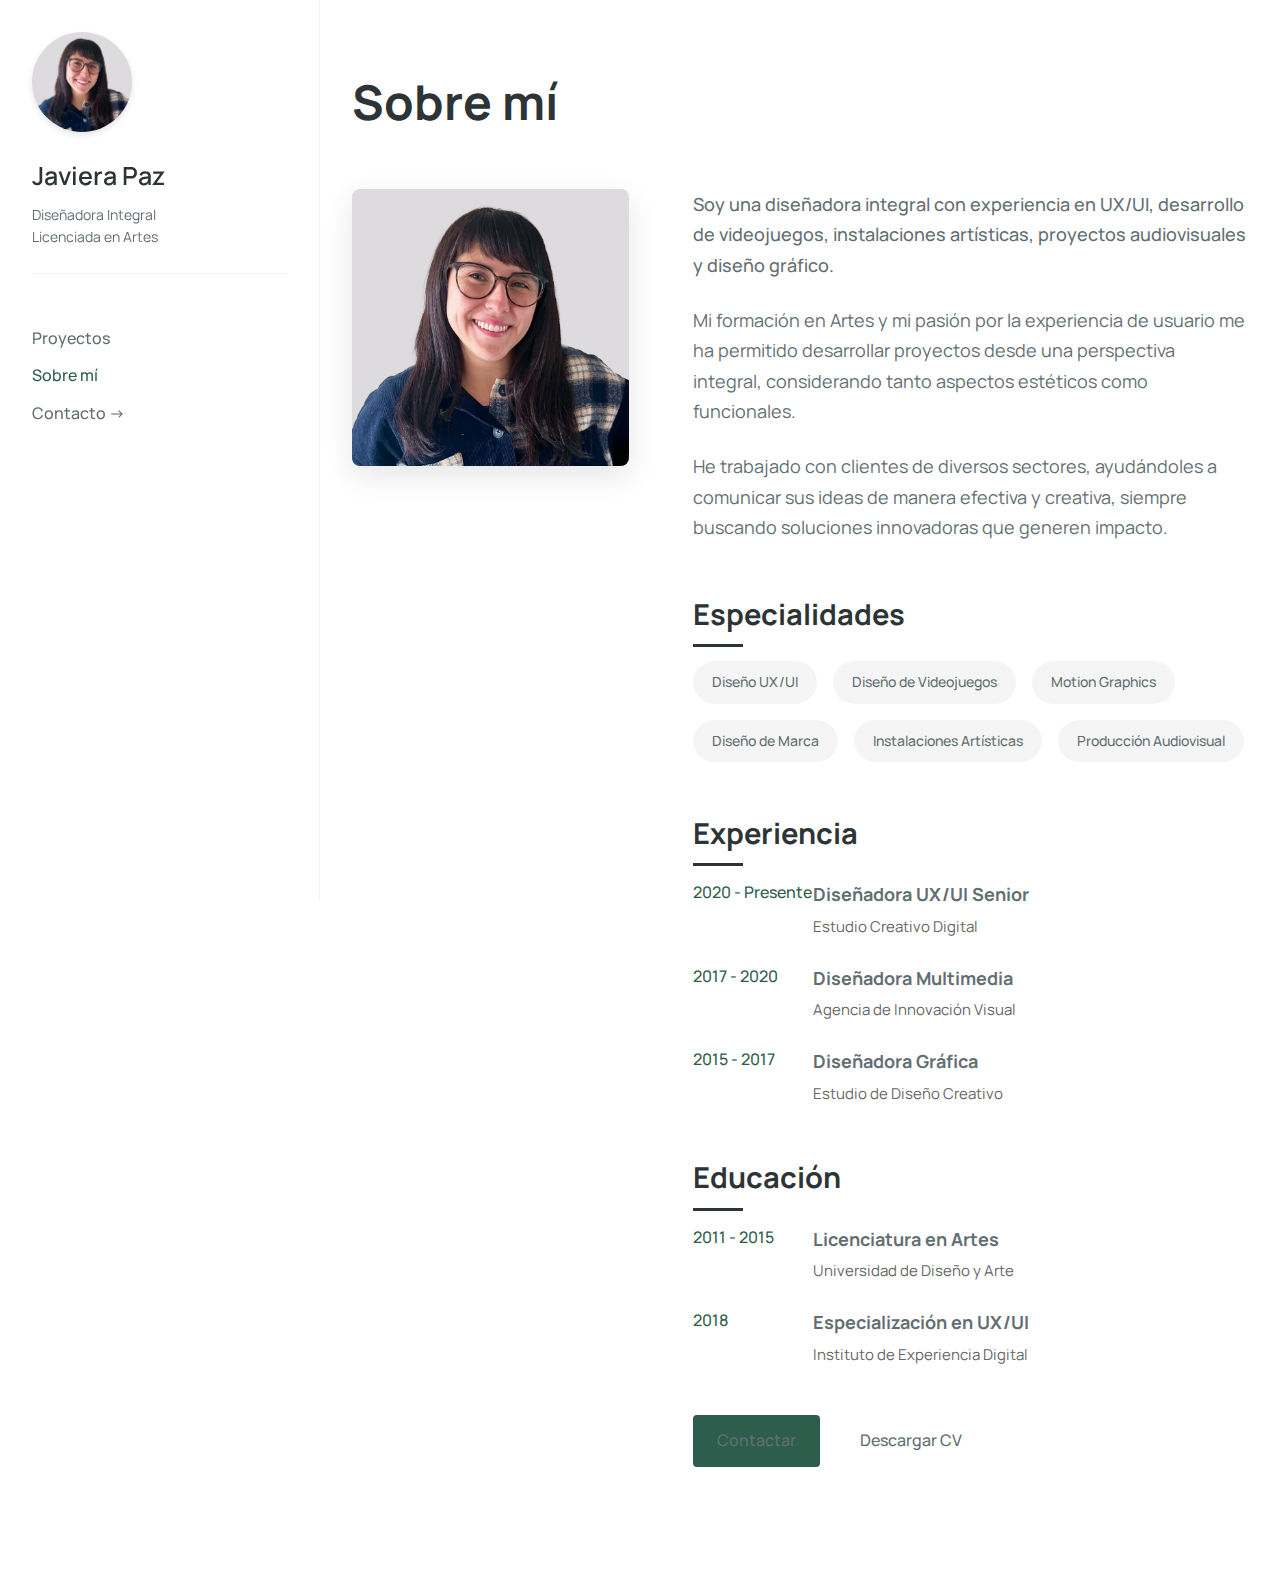
<file: about.html>
<!DOCTYPE html>
<html lang="es">
<head>
    <meta charset="UTF-8">
    <meta name="viewport" content="width=device-width, initial-scale=1.0">
    <title>Sobre mí - Javiera Paz</title>
    <link rel="icon" href="assets/favicon.svg" type="image/svg+xml">
    <link rel="stylesheet" href="css/main.css">
    <link rel="stylesheet" href="css/about.css">
</head>
<body>
    <div class="container">
        <aside class="sidebar">
            <div class="profile">
                <div class="profile-image">
                    <a href="index.html" class="home-link">
                        <img src="assets/images/Avatar.png" alt="Javiera Paz" class="profile-img">
                        <div class="home-icon">
                            <img src="assets/images/Home--Streamline-Rounded-Material-Symbols.svg" alt="Inicio" class="icon">
                        </div>
                    </a>
                </div>
                <h1 class="name">Javiera Paz</h1>
                <h5 class="title">Diseñadora Integral</h5>
                <h5 class="subtitle">Licenciada en Artes</h5>
            </div>
            
            <nav class="sidebar-nav">
                <a href="index.html">Proyectos</a>
                <a href="about.html" class="active">Sobre mí</a>
                <a href="https://www.linkedin.com/in/pazziempre/">Contacto -></a>
            </nav>
        </aside>
        
        <!-- Contenido principal - Sobre mí -->
        <main class="content">
            <section class="about-section">
                <h1>Sobre mí</h1>
                
                <div class="about-container">
                    <div class="about-image">
                        <img src="assets/images/Avatar.png" alt="Javiera Paz">
                    </div>
                    
                    <div class="about-content">
                        <p class="about-intro">Soy una diseñadora integral con experiencia en UX/UI, desarrollo de videojuegos, instalaciones artísticas, proyectos audiovisuales y diseño gráfico.</p>
                        
                        <p>Mi formación en Artes y mi pasión por la experiencia de usuario me ha permitido desarrollar proyectos desde una perspectiva integral, considerando tanto aspectos estéticos como funcionales.</p>
                        
                        <p>He trabajado con clientes de diversos sectores, ayudándoles a comunicar sus ideas de manera efectiva y creativa, siempre buscando soluciones innovadoras que generen impacto.</p>
                        
                        <h2>Especialidades</h2>
                        <ul class="skills-list">
                            <li>Diseño UX/UI</li>
                            <li>Diseño de Videojuegos</li>
                            <li>Motion Graphics</li>
                            <li>Diseño de Marca</li>
                            <li>Instalaciones Artísticas</li>
                            <li>Producción Audiovisual</li>
                        </ul>
                        
                        <h2>Experiencia</h2>
                        <div class="experience-item">
                            <div class="year">2020 - Presente</div>
                            <div class="job-details">
                                <h3>Diseñadora UX/UI Senior</h3>
                                <p>Estudio Creativo Digital</p>
                            </div>
                        </div>
                        
                        <div class="experience-item">
                            <div class="year">2017 - 2020</div>
                            <div class="job-details">
                                <h3>Diseñadora Multimedia</h3>
                                <p>Agencia de Innovación Visual</p>
                            </div>
                        </div>
                        
                        <div class="experience-item">
                            <div class="year">2015 - 2017</div>
                            <div class="job-details">
                                <h3>Diseñadora Gráfica</h3>
                                <p>Estudio de Diseño Creativo</p>
                            </div>
                        </div>
                        
                        <h2>Educación</h2>
                        <div class="education-item">
                            <div class="year">2011 - 2015</div>
                            <div class="edu-details">
                                <h3>Licenciatura en Artes</h3>
                                <p>Universidad de Diseño y Arte</p>
                            </div>
                        </div>
                        
                        <div class="education-item">
                            <div class="year">2018</div>
                            <div class="edu-details">
                                <h3>Especialización en UX/UI</h3>
                                <p>Instituto de Experiencia Digital</p>
                            </div>
                        </div>
                        
                        <div class="cta-buttons">
                            <a href="contact.html" class="cta-btn primary">Contactar</a>
                            <a href="#" class="cta-btn secondary">Descargar CV</a>
                        </div>
                    </div>
                </div>
            </section>
        </main>
    </div>

    <script src="js/main.js"></script>
</body>
</html>
</file>
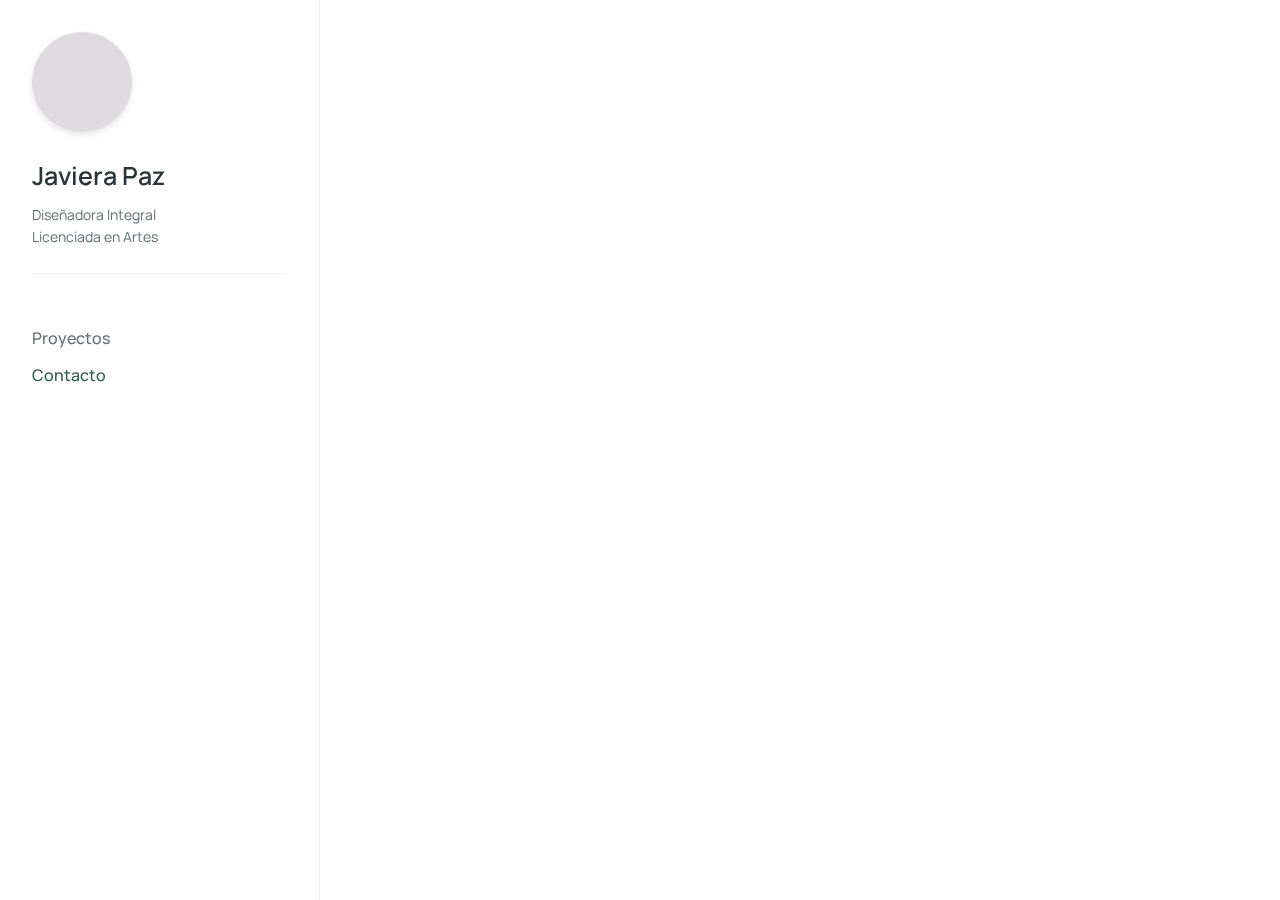
<file: contact.html>
<!DOCTYPE html>
<html lang="es">
<head>
    <meta charset="UTF-8">
    <meta name="viewport" content="width=device-width, initial-scale=1.0">
    <title>Contacto - Javiera Paz</title>
    <link rel="icon" href="assets/favicon.svg" type="image/svg+xml">
    <link rel="stylesheet" href="css/main.css">
    <link rel="stylesheet" href="css/contact.css">
</head>
<body>
    <div class="container">
        <!-- Panel lateral fijo -->
        <aside class="sidebar">
            <div class="profile">
                <div class="profile-image">
                    <img src="./assets/images/Avatar.png" alt="Javiera Paz">
                </div>
                <h1 class="name">Javiera Paz</h1>
                <p class="title">Diseñadora Integral</p>
                <p class="subtitle">Licenciada en Artes</p>
            </div>
            
            <nav class="sidebar-nav">
                <a href="index.html">Proyectos</a>
                
                <a href="contact.html" class="active">Contacto</a>
            </nav>
        </aside>

        <!-- Contenido principal - Formulario de contacto -->
        <main class="content">
            <section class="contact-section">
                <h1>¡Hablemos!</h1>
                <p class="contact-intro">¿Tienes un proyecto en mente? Estoy disponible para nuevas oportunidades y colaboraciones.</p>
                
                <div class="contact-container">
                    <div class="contact-info">
                        <div class="info-item">
                            <h3>Email</h3>
                            <p>hello@javierapaz.com</p>
                        </div>
                        
                        <div class="info-item">
                            <h3>Sígueme</h3>
                            <div class="social-links">
                                <a href="#" target="_blank">Behance</a>
                                <a href="#" target="_blank">LinkedIn</a>
                                <a href="#" target="_blank">Instagram</a>
                            </div>
                        </div>
                        
                        <div class="info-item">
                            <h3>Ubicación</h3>
                            <p>Santiago, Chile</p>
                        </div>
                    </div>
                    
                    <form class="contact-form">
                        <div class="form-group">
                            <label for="name">Nombre</label>
                            <input type="text" id="name" name="name" required>
                        </div>
                        
                        <div class="form-group">
                            <label for="email">Email</label>
                            <input type="email" id="email" name="email" required>
                        </div>
                        
                        <div class="form-group">
                            <label for="subject">Asunto</label>
                            <input type="text" id="subject" name="subject" required>
                        </div>
                        
                        <div class="form-group">
                            <label for="message">Mensaje</label>
                            <textarea id="message" name="message" rows="5" required></textarea>
                        </div>
                        
                        <button type="submit" class="submit-btn">Enviar mensaje</button>
                    </form>
                </div>
            </section>
        </main>
    </div>

    <script src="js/main.js"></script>
</body>
</html>
</file>
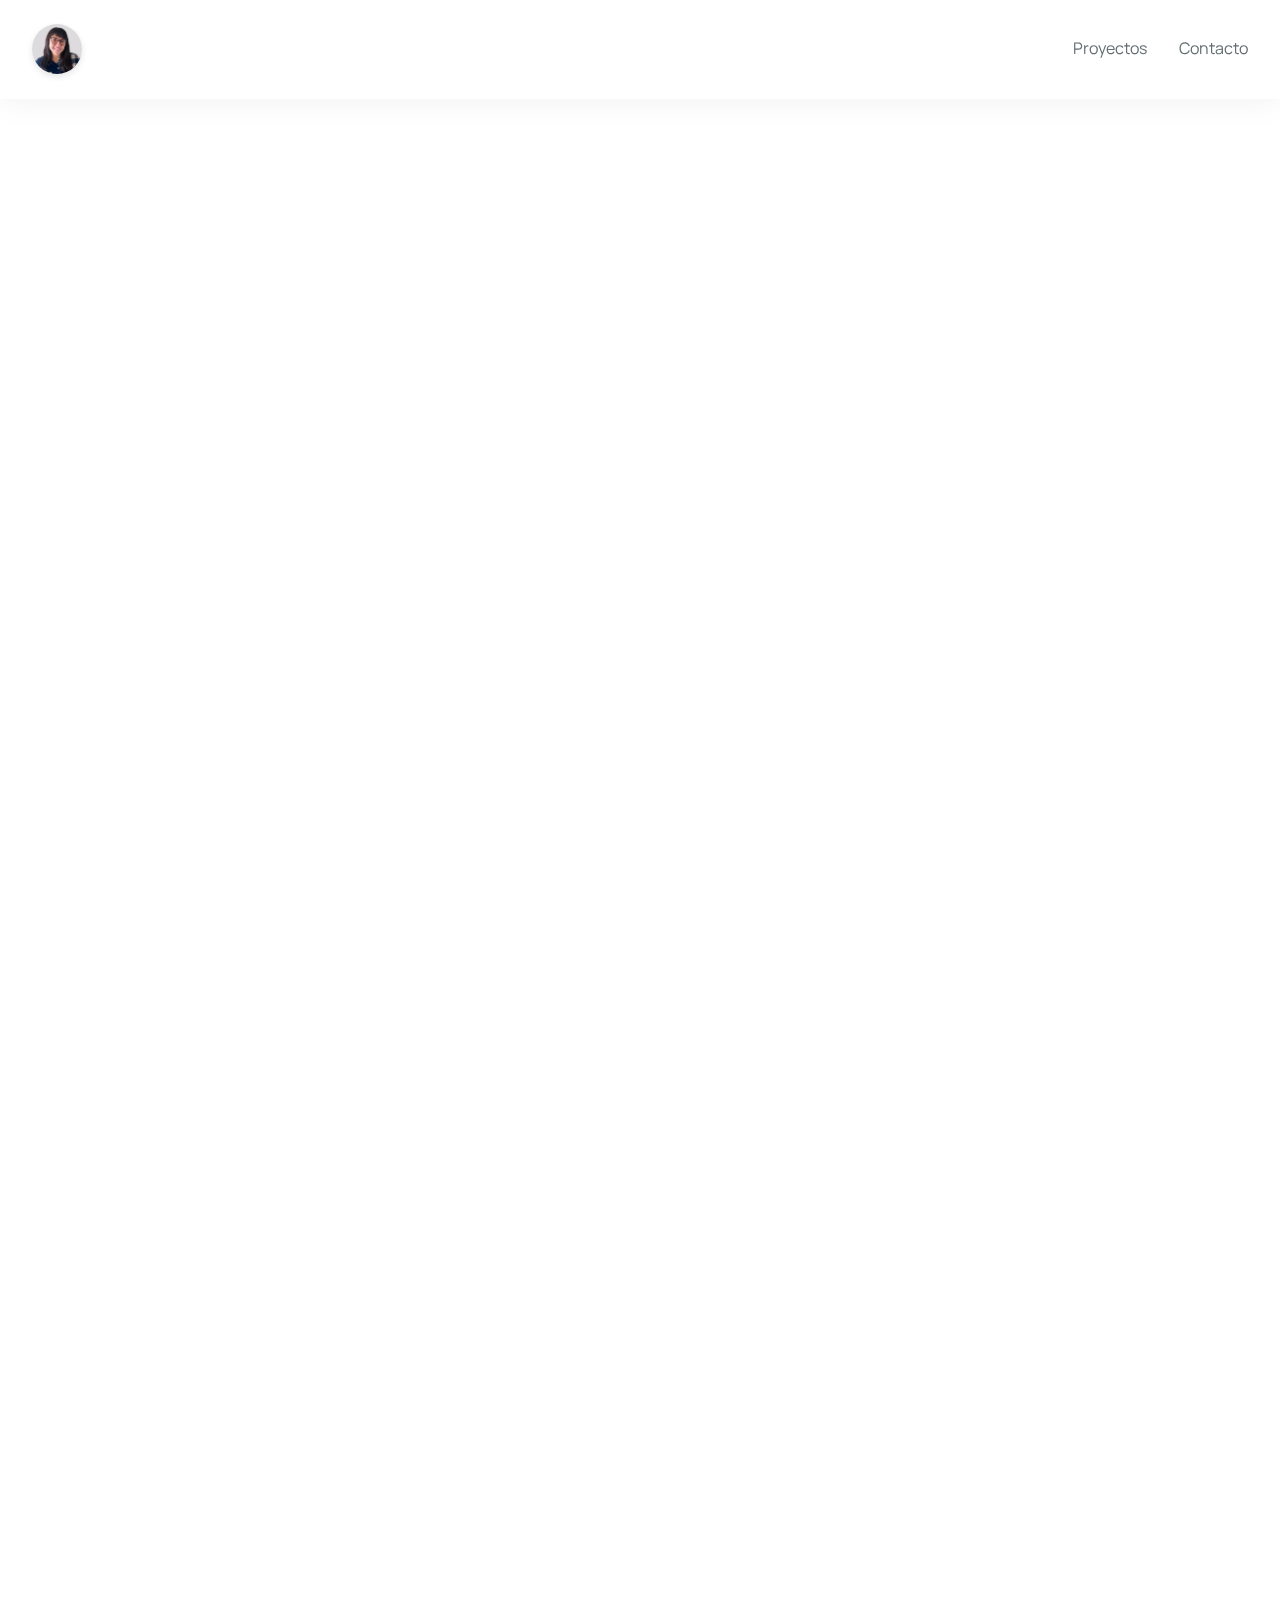
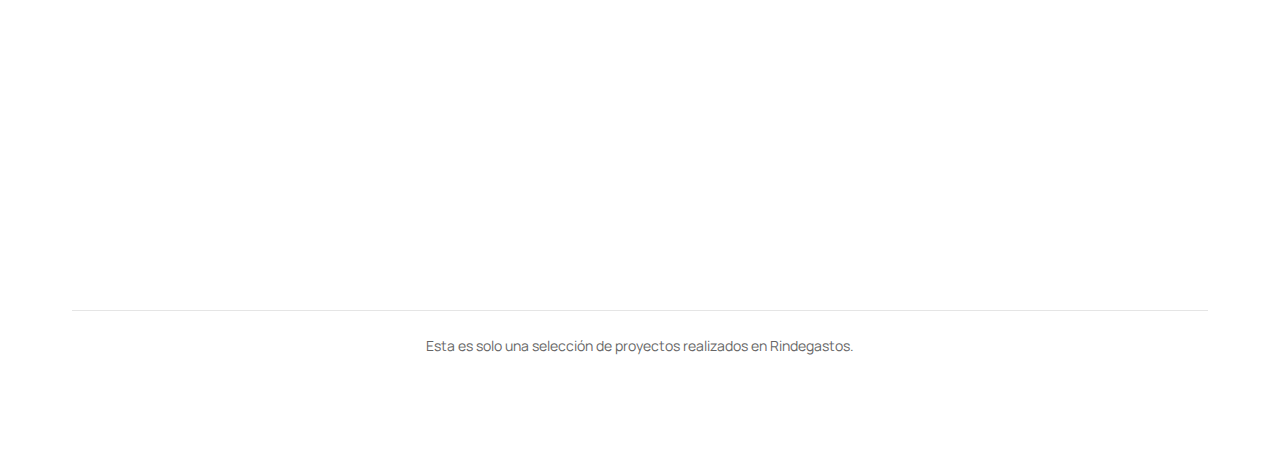
<file: project-rindegastos.html>
<!DOCTYPE html>
<html lang="es">
<head>
    <meta charset="UTF-8">
    <meta name="viewport" content="width=device-width, initial-scale=1.0">
    <title>Rindegastos - Javiera Paz</title>
    <link rel="icon" href="assets/favicon.svg" type="image/svg+xml">
    <link rel="stylesheet" href="css/main.css">
    <link rel="stylesheet" href="css/project.css">
    <meta name="description" content="Caso de estudio Rindegastos - UX/UI por Javiera Paz">
</head>
<body class="project-rindegastos">
    <header class="project-header">
        <nav class="navbar">
            <div class="avatar-home">
                <a href="index.html">
                    <img src="assets/images/Avatar.png" alt="Inicio">
                </a>
            </div>
            <div class="nav-links">
                <a href="index.html" class="nav-link">Proyectos</a>
                
                <a href="contact.html" class="nav-link">Contacto</a>
            </div>
        </nav>
    </header>

    <main class="project-content">
        <section class="project-hero">
            <div class="category">UX/UI Design</div>
            <h1 class="project-title">Rindegastos</h1>

            <div class="hero-image">
                <img src="assets/images/Rindegastos/Cover WebApp.png" alt="Rindegastos portada">
            </div>
        </section>

        <section class="project-details">
            <div class="details-column">
                <h2>Contexto</h2>
                <p>Rindegastos es una plataforma que digitaliza y simplifica la rendición de gastos con una experiencia ágil, automatizada y pensada para reducir fricciones entre colaboradores, finanzas y contabilidad..</p>
            </div>

            <div class="details-column">
                <h2>Rol y entregables</h2>
                <p>En Rindegastos me desempeño como UI Designer, creando experiencias digitales consistentes y enfocadas en la usabilidad, aportando en la organización de procesos de diseño y en la mejora de la colaboración con desarrollo..</p>
            </div>
        </section>


        <section class="project-gallery">

            <div class="gallery-caption">
                <h2>Trabajo en Manual de diseño</h2>
                <p>Diagramación, contenido y comportamiento de distintos componentes de la plataforma en el manual de diseño.</p>
            </div>
           
            <div class="gallery-item">
                <img class="gallery-image" src="assets/images/Rindegastos/RIA-use-cases.png" alt="Casos de uso RIA">
            </div>

            <div class="gallery-caption">
                <h2>Handoff a desarrollo</h2>
                <p>Notas de handoff para asegurar una implementación consistente.</p>
            </div>

            <div class="gallery-item">
                <img class="gallery-image" src="assets/images/Rindegastos/notes-handoff.png" alt="Notas para handoff">
            </div>
           
            <div class="gallery-caption">
                <h2>Proyectos de UI</h2>
                <p>Registro de actividades con jerarquía clara y estados visibles.</p>
            </div>

            <div class="gallery-item">
                <img class="gallery-image" src="assets/images/Rindegastos/activity-log.png" alt="Registro de actividades">
            </div>
           
            <div class="gallery-item">
                <img class="gallery-image" src="assets/images/Rindegastos/report-detail-group.png" alt="Detalle de reporte agrupado">
            </div>
          
            <div class="gallery-item">
                <img class="gallery-image" src="assets/images/Rindegastos/workflow-detail.png" alt="Detalle de flujo de trabajo">
            </div>
            <div class="gallery-caption">
                <h2>Flujo de trabajo</h2>
                <p>Vista de workflow: pasos, responsables y validaciones.</p>
            </div>
           
           
            <div class="gallery-item">
                <img class="gallery-image" src="assets/images/Rindegastos/digital.signature.png" alt="Firma digital">
            </div>
           
            <div class="gallery-item">
                <img class="gallery-image" src="assets/images/Rindegastos/1440-digital.signature.png" alt="Firma digital 1440">
            </div>
            <div class="gallery-caption">
                <h2>Liderazgo de proyecto</h2>
                <p>Ejemplo de proyecto en que me desempeñé como lider del proceso para u nuevo componente de novedades en módulos de la app.</p>
            </div>
            <div class="gallery-item">
                <img class="gallery-image" src="assets/images/Rindegastos/Screenshot 2025-09-22 at 10.26.15 AM.png" alt="Screenshot interfaz Rindegastos">
            </div>

            <div class="gallery-item">
                <img class="gallery-image" src="assets/images/Rindegastos/1440-digital.signature.png" alt="Firma digital 1440">
            </div>
            <div class="gallery-caption">
                <h2>Nueva tipografía</h2>
                <p>Realicé un research tipográfico, definiendo a Nunito Sans como la nueva tipografía de toda la empresa.</p>
                <div class="typography-image">
                    <img class="gallery-image" src="assets/images/Rindegastos/tipo.png" alt="Rindegastos - Tipografía y portada">
                </div>
        
          
           
        </section>

        <!-- Disclaimer -->
        <div class="project-disclaimer" style="text-align: center; padding: 24px 0; border-top: 1px solid rgba(0,0,0,0.1); margin-top: 32px; color: #666; font-size: 14px;">
            <p>Esta es solo una selección de proyectos realizados en Rindegastos.</p>
        </div>

        <div class="project-navigation">
            <a href="project-atdb.html" class="prev-project">Proyecto anterior</a>
            <a href="project-entomax.html" class="next-project">Siguiente proyecto</a>
        </div>
    </main>

    <script src="js/main.js"></script>
    </body>
    </html>
</file>
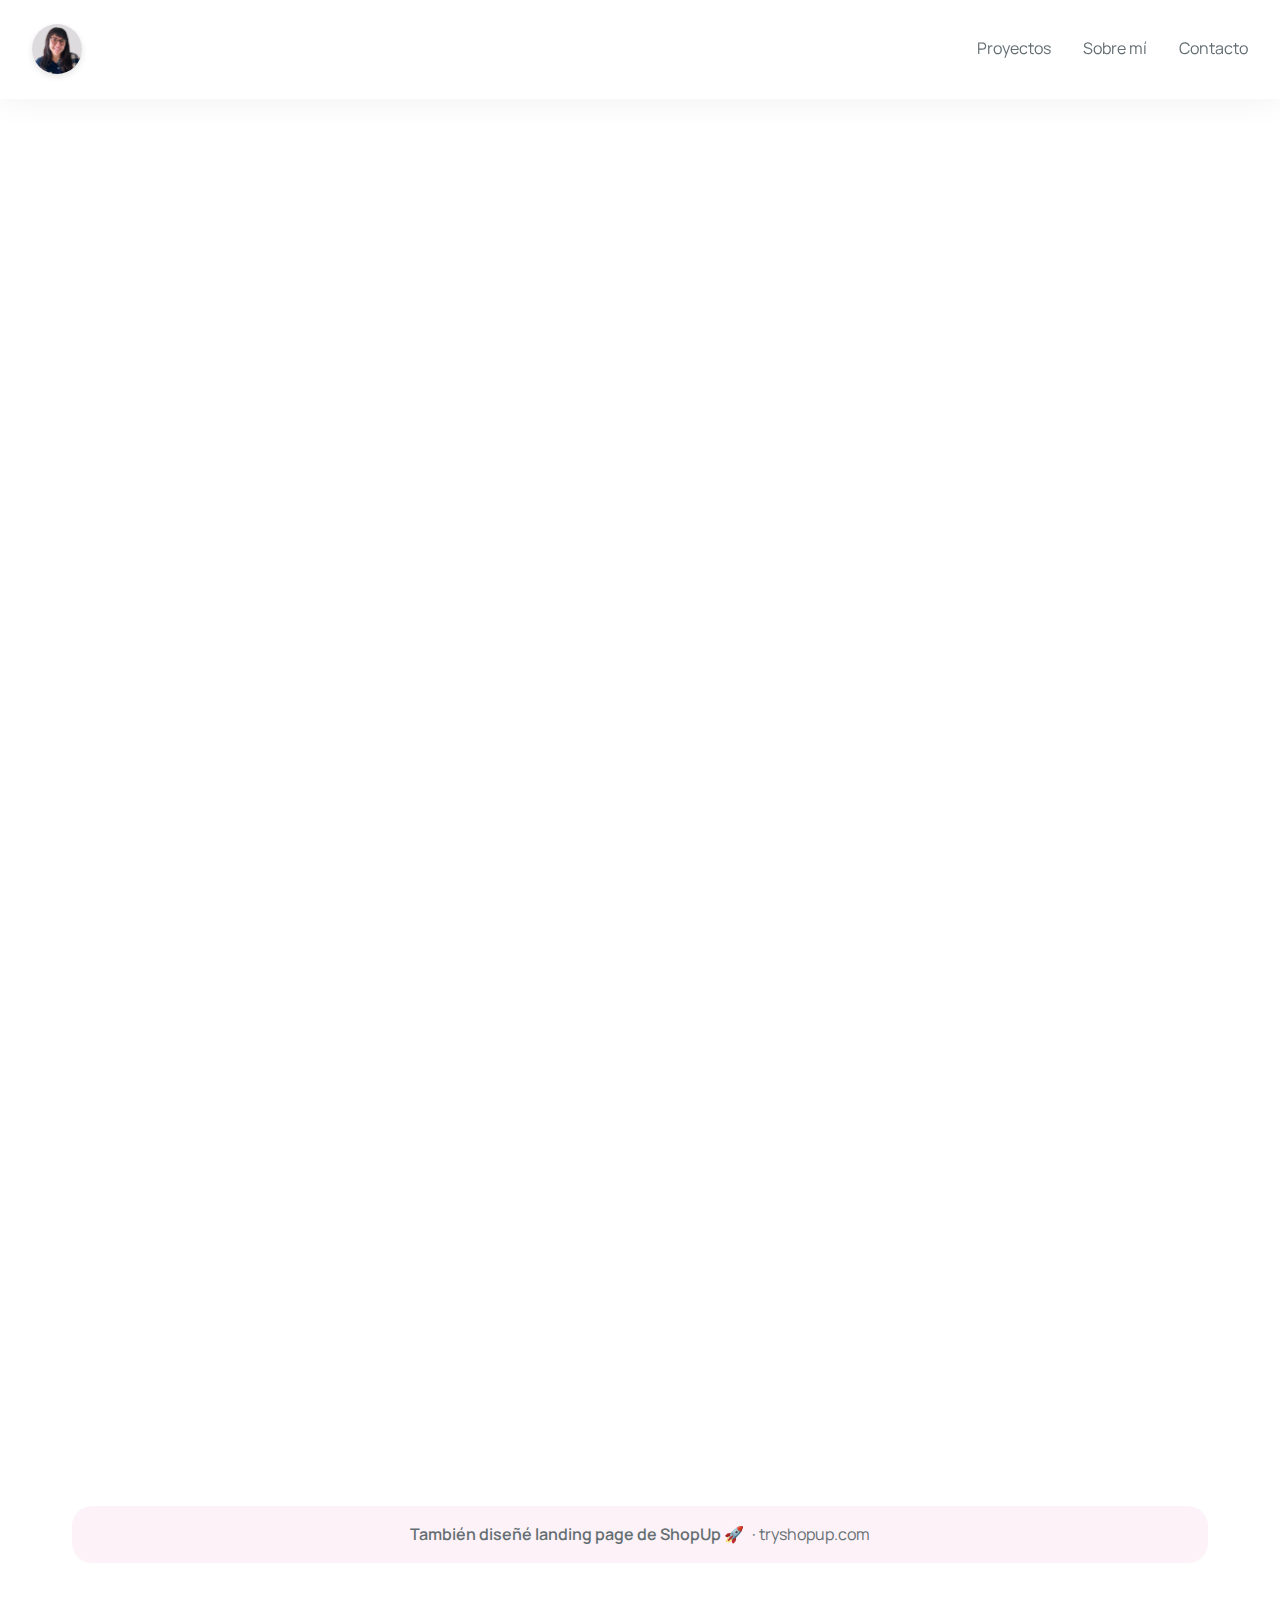
<file: project-webapp-shopup.html>
<!DOCTYPE html>
<html lang="es">
<head>
    <meta charset="UTF-8">
    <meta name="viewport" content="width=device-width, initial-scale=1.0">
    <title>WebApp ShopUp - Javiera Paz</title>
    <link rel="icon" href="assets/favicon.svg" type="image/svg+xml">
    <link rel="stylesheet" href="css/main.css">
    <link rel="stylesheet" href="css/project.css">
</head>
<body>
    <header class="project-header">
        <nav class="navbar">
            <div class="avatar-home">
                <a href="index.html">
                    <img src="assets/images/Avatar.png" alt="Javiera Paz">
                    <div class="home-icon">
                        <img src="assets/images/Home--Streamline-Rounded-Material-Symbols.svg" alt="Inicio">
                    </div>
                </a>
            </div>
            <div class="nav-links">
                <a href="index.html" class="nav-link">Proyectos</a>
                <a href="about.html" class="nav-link">Sobre mí</a>
                <a href="contact.html" class="nav-link">Contacto</a>
            </div>
        </nav>
    </header>

    <main class="project-content">
        <section class="project-hero">
            <div class="category">UX/UI Design</div>
            <h1 class="project-title">WebApp ShopUp</h1>
            
            <div class="hero-image">
                <img src="assets/images/webapp-shopup/nueva%20portada%20shopup.png" alt="WebApp ShopUp - Portada del proyecto">
            </div>
        </section>

        <section class="project-details">
            <div class="details-column">
                <h2>Descripción del proyecto</h2>
                <p>ShopUp es una plataforma enfocada en la fidelización de clientes, diseñada para ayudar a negocios a convertir ventas puntuales en relaciones duraderas. Permite optimizar las ventas y generar clientes recurrentes mediante herramientas que son personalizables y fáciles de usar..</p>
            </div>
            
            <div class="details-column">
                <h2>Proceso de trabajo</h2>
                <p>Este trabajo es un freelance desaarrollado en el año 2025 mediante la metodología del Design Thinking, contando solo con el diseño de la arquitectura del sitio en el backend. Se comenzó mediante un proceso de research de UX y luego se fueron armando propuestas que iban siendo constantemente revisadas por el cliente.</p>
            </div>
        </section>
        
        <section class="project-landing-note" style="background:#FDF2F7; padding:16px; border-radius:20px; margin:24px 0; display:flex; align-items:center; justify-content:center; gap:8px; flex-wrap:nowrap; text-align:center;">
            <h3 style="margin:0; font-size:1rem; font-weight:600;">También diseñé landing page de ShopUp 🚀</h3>
            <p style="margin:0;">· <a href="https://tryshopup.com/" target="_blank" rel="noopener">tryshopup.com</a></p>
        </section>

        <!-- Galería de imágenes del proyecto -->
        <div class="project-gallery">
            <img src="assets/images/webapp-shopup/case1.png" alt="WebApp ShopUp - Case 1" class="gallery-image">
            <img src="assets/images/webapp-shopup/case2.png" alt="WebApp ShopUp - Case 2" class="gallery-image">
            <img src="assets/images/webapp-shopup/case3.png" alt="WebApp ShopUp - Case 3" class="gallery-image">
            <img src="assets/images/webapp-shopup/case4.png" alt="WebApp ShopUp - Case 4" class="gallery-image">
            <img src="assets/images/webapp-shopup/case5.png" alt="WebApp ShopUp - Case 5" class="gallery-image">
            <img src="assets/images/webapp-shopup/case6.png" alt="WebApp ShopUp - Case 6" class="gallery-image">
            <img src="assets/images/webapp-shopup/case7.png" alt="WebApp ShopUp - Case 7" class="gallery-image">
        </div>

        <!-- Navegación entre proyectos -->
        <div class="project-navigation">
            <a href="project-rindegastos.html" class="prev-project">Proyecto anterior</a>
            <div></div>
        </div>
    </main>

    <script src="js/main.js"></script>
</body>
</html>
</file>
<file: css/about.css>
/* Estilos específicos para la página Sobre mí */
.about-section {
    max-width: 900px;
    margin: 0 auto;
    padding: 32px 0;
}

.about-section h1 {
    font-size: 48px;
    font-weight: 700;
    margin-bottom: 48px;
    color: var(--color-text-large);
}

.about-container {
    display: flex;
    gap: 64px;
    margin-bottom: 64px;
}

.about-image {
    flex: 1;
    max-width: 300px;
}

.about-image img {
    width: 100%;
    border-radius: 8px;
    box-shadow: 0 10px 30px rgba(0,0,0,0.1);
}

.about-content {
    flex: 2;
}

.about-intro {
    font-size: 22px;
    line-height: 1.6;
    color: var(--color-accent);
    font-weight: 500;
    margin-bottom: 32px;
}

.about-content p {
    font-size: 18px;
    line-height: 1.7;
    color: var(--color-text);
    margin-bottom: 24px;
}

.about-content h2 {
    font-size: 29px;
    font-weight: 700;
    margin: 48px 0 24px;
    position: relative;
    color: var(--color-text-large);
}

.about-content h2:after {
    content: '';
    position: absolute;
    left: 0;
    bottom: -10px;
    width: 50px;
    height: 3px;
    background-color: var(--color-hover);
}

.skills-list {
    display: flex;
    flex-wrap: wrap;
    gap: 16px;
    list-style: none;
    padding: 0;
    margin-bottom: 32px;
}

.skills-list li {
    background-color: var(--color-light);
    color: var(--color-text);
    padding: 10px 19px;
    border-radius: 50px;
    font-size: 14px;
    font-weight: 500;
}

.experience-item,
.education-item {
    display: flex;
    margin-bottom: 24px;
}

.year {
    width: 120px;
    flex-shrink: 0;
    font-weight: 500;
    color: var(--color-accent);
}

.job-details h3,
.edu-details h3 {
    font-size: 18px;
    font-weight: 700;
    margin: 0 0 5px;
    color: var(--color-text-medium);
}

.job-details p,
.edu-details p {
    font-size: 15px;
    margin: 0;
    color: #666;
}

.cta-buttons {
    display: flex;
    gap: 16px;
    margin-top: 48px;
}

.cta-btn {
    padding: 13px 24px;
    border-radius: 4px;
    font-weight: 500;
    text-align: center;
    cursor: pointer;
    transition: all 0.3s ease;
}

.cta-btn.primary {
    background-color: var(--color-accent);
}

.cta-btn:hover {
    background-color: var(--color-hover);
    color: white;
    transform: translateY(-2px);
}
</file>
<file: css/contact.css>
/* Estilos específicos para la página de contacto */
.contact-section {
    max-width: 900px;
    margin: 0 auto;
    padding: 32px 0;
}

.contact-section h1 {
    font-size: 48px;
    font-weight: 700;
    margin-bottom: 16px;
    color: var(--color-text-large);
}

.contact-intro {
    font-size: 19px;
    color: #555;
    margin-bottom: 48px;
    max-width: 600px;
}

.contact-container {
    display: flex;
    gap: 64px;
}

.contact-info {
    flex: 1;
}

.info-item {
    margin-bottom: 32px;
}

.info-item h3 {
    font-size: 19px;
    font-weight: 700;
    margin-bottom: 8px;
    color: var(--color-text-medium);
}

.info-item p {
    font-size: 18px;
    color: var(--color-text);
}

.social-links {
    display: flex;
    flex-direction: column;
    gap: 8px;
}

.social-links a {
    position: relative;
    display: inline-block;
    transition: transform 0.3s ease;
}

.social-links a:hover {
    transform: translateX(5px);
    color: var(--color-hover);
}

.contact-form {
    flex: 2;
}

.form-group {
    margin-bottom: 24px;
}

.form-group label {
    display: block;
    margin-bottom: 8px;
    font-size: 14px;
    font-weight: 500;
}

.form-group input,
.form-group textarea {
    width: 100%;
    padding: 13px 16px;
    border: 1px solid #ddd;
    border-radius: 4px;
    font-family: var(--font-main);
    font-size: 16px;
    transition: border 0.3s ease;
}

.form-group input:focus,
.form-group textarea:focus {
    outline: none;
    border-color: var(--color-hover);
}

.submit-btn {
    background-color: var(--color-accent);
    color: white;
    border: none;
    padding: 16px 32px;
    font-size: 16px;
    font-weight: 500;
    border-radius: 4px;
    cursor: pointer;
    transition: background-color 0.3s ease, transform 0.2s ease;
}

.submit-btn:hover {
    background-color: var(--color-hover);
    transform: translateY(-2px);
}

.submit-btn:active {
    transform: translateY(0);
}

/* Animaciones */
.contact-section h1,
.contact-intro,
.contact-info,
.contact-form {
    opacity: 0;
    animation: fadeInUp 0.8s ease forwards;
}

.contact-intro { animation-delay: 0.1s; }
.contact-info { animation-delay: 0.2s; }
.contact-form { animation-delay: 0.3s; }

@keyframes fadeInUp {
    from { opacity: 0; transform: translateY(30px); }
    to { opacity: 1; transform: translateY(0); }
}

/* Responsive */
@media (max-width: 768px) {
    .contact-container {
        flex-direction: column;
        gap: 32px;
    }
    
    .contact-section h1 {
        font-size: 40px;
    }
}
</file>
<file: css/project.css>
/* Estilos específicos para páginas de proyecto */
.project-header {
    padding: 24px 32px;
    border-bottom: 1px solid rgba(255,255,255,0.1);
    position: sticky;
    top: 0;
    background-color: rgba(255, 255, 255, 0.7); /* Fondo semitransparente */
    backdrop-filter: blur(10px); /* Efecto de desenfoque */
    -webkit-backdrop-filter: blur(10px); /* Para compatibilidad con Safari */
    z-index: 100;
    transition: background-color 0.3s ease;
    box-shadow: 0 4px 30px rgba(0, 0, 0, 0.05);
}


.navbar {
    display: flex;
    justify-content: space-between;
    align-items: center;
}

/* Eliminamos el estilo del back-link ya que será reemplazado por el avatar */
/* .back-link {
    font-weight: 500;
    transition: var(--transition-standard);
}

.back-link:hover {
    color: var(--color-hover);
    transform: translateX(-3px);
} */

/* Nuevo estilo para el avatar en el header */
.avatar-home {
    width: 50px;
    height: 50px;
    border-radius: 50%;
    overflow: hidden;
    position: relative;
    cursor: pointer;
    box-shadow: 0 3px 6px var(--color-shadow);
}

.avatar-home a {
    display: block;
    width: 100%;
    height: 100%;
    position: relative;
}

.avatar-home img {
    width: 100%;
    height: 100%;
    object-fit: cover;
    object-position: center;
    display: block;
    transition: opacity 0.3s ease;
}

.avatar-home .home-icon {
    position: absolute;
    top: 0;
    left: 0;
    width: 100%;
    height: 100%;
    background-color: #FFFFFF;
    display: flex;
    justify-content: center;
    align-items: center;
    opacity: 0;
    transition: opacity 0.3s ease;
}

/* Aseguramos que el ícono permanezca visible durante el hover */
.avatar-home .home-icon img {
    width: 30px;
    height: 30px;
    opacity: 1; /* Mantener el ícono siempre visible */
    transition: none; /* Evitar que el ícono se desvanezca */
}

.avatar-home:hover img:not(.home-icon img) {
    opacity: 0;
}

.avatar-home:hover .home-icon {
    opacity: 1;
}

.nav-links {
    display: flex;
    gap: 32px;
    margin-left: auto;
}

.nav-link {
    position: relative;
}

.nav-link:after {
    content: '';
    position: absolute;
    width: 0;
    height: 2px;
    bottom: -5px;
    left: 0;
    background-color: var(--color-hover);
    transition: width 0.3s ease;
}

.nav-link:hover:after {
    width: 100%;
}

/* Contenido del proyecto */
.project-content {
    max-width: 1200px;
    margin: 0 auto;
    padding: 32px;
}

.project-hero {
    margin-bottom: 64px;
}

.category {
    font-size: 16px;
    color: #666;
    margin-bottom: 8px;
}

.project-title {
    font-size: 48px;
    font-weight: 700;
    margin-bottom: 32px;
    color: var(--color-text-large);
}

.hero-image {
    width: 100%;
    border-radius: 8px;
    overflow: hidden;
    margin-bottom: 48px;
}

/* Sombra sutil al contenedor para que no se recorte por overflow */
.project-rindegastos .hero-image,
.project-rindegastos .gallery-item {
    background-color: #ffffff;
    box-shadow: 0 4px 12px rgba(0, 0, 0, 0.06);
}

.hero-image img,
.hero-image video {
    width: 100%;
    height: auto;
    display: block;
}

.hero-video {
    width: 100%;
    border-radius: 8px;
    overflow: hidden;
    margin-bottom: 48px;
}

.hero-video video {
    width: 100%;
    height: auto;
    display: block;
}

/* Títulos de sección con espaciado */
.section-title {
    font-size: 28px;
    font-weight: 700;
    margin-bottom: 24px;
    margin-top: 48px;
    color: var(--color-text-large);
}

/* Texto de sección */
.section-text {
    font-size: 18px;
    line-height: 1.7;
    color: #333;
    margin-bottom: 48px;
    max-width: 800px;
}

/* Detalles del proyecto */
.project-details {
    display: flex;
    gap: 64px;
    margin-bottom: 64px;
}

.details-column {
    flex: 1;
}

.details-column h2 {
    font-size: 28px;
    font-weight: 700;
    margin-bottom: 24px;
    color: var(--color-text-large);
}

.details-column p {
    font-size: 18px;
    line-height: 1.7;
    color: #333;
}

/* Galería de imágenes adicionales */
.project-gallery {
    display: flex;
    flex-direction: column;
    gap: 32px;
    margin-bottom: 64px;
}

.gallery-item {
    border-radius: 8px;
    overflow: hidden;
}

.gallery-item img {
    width: 100%;
    height: auto;
    display: block;
}

.gallery-image {
    width: 100%;
    height: auto;
    display: block;
    border-radius: 20px;
}

/* (removido) Ajustes específicos para ShopUp; se usará sección local */

/* Sombra sutil solo para imágenes del proyecto Rindegastos */
.project-rindegastos .hero-image img,
.project-rindegastos .gallery-image {
    box-shadow: 0 6px 20px rgba(0, 0, 0, 0.08);
}

/* Texto y separadores entre imagen y descripción */
.gallery-caption {
    border-top: 1px solid rgba(0,0,0,0.12);
    padding-top: 16px;
    margin-top: 8px;
}

.gallery-caption h2 {
    font-size: 28px;
    font-weight: 700;
    margin-bottom: 12px;
    color: var(--color-text-large);
}

.gallery-caption p {
    font-size: 18px;
    line-height: 1.7;
    color: #333;
}

/* Sección de conclusión */
.project-conclusion {
    margin-bottom: 64px;
}

.project-conclusion h2 {
    font-size: 28px;
    font-weight: 700;
    margin-bottom: 24px;
    color: var(--color-text-large);
}

.project-conclusion p {
    font-size: 18px;
    line-height: 1.7;
    color: #333;
    max-width: 800px;
}

/* Botones de navegación entre proyectos */
.project-navigation {
    display: flex;
    justify-content: space-between;
    padding-top: 32px;
    border-top: 1px solid rgba(0,0,0,0.1);
}

.prev-project,
.next-project {
    display: flex;
    align-items: center;
    font-weight: 500;
}

.prev-project:hover,
.next-project:hover {
    color: var(--color-hover);
}

.prev-project:before {
    content: '←';
    margin-right: 8px;
}

.next-project:after {
    content: '→';
    margin-left: 8px;
}

/* Animaciones */
@keyframes fadeUp {
    from { opacity: 0; transform: translateY(30px); }
    to { opacity: 1; transform: translateY(0); }
}

.project-hero,
.project-details,
.project-gallery,
.project-conclusion,
.project-navigation {
    animation: fadeUp 0.8s ease forwards;
    opacity: 0;
}

.project-details { animation-delay: 0.2s; }
.project-gallery { animation-delay: 0.3s; }
.project-conclusion { animation-delay: 0.4s; }
.project-navigation { animation-delay: 0.5s; }

/* Sección de resultado final */
.project-final-result {
    margin-bottom: 64px;
}

.project-final-result h2 {
    font-size: 28px;
    font-weight: 700;
    margin-bottom: 24px;
    color: var(--color-text-large);
}

.final-video {
    width: 100%;
    border-radius: 8px;
    overflow: hidden;
    max-width: 800px;
    margin: 0 auto;
}

.final-video video {
    width: 100%;
    height: auto;
    display: block;
}

/* Responsive */
@media (max-width: 768px) {
    .project-header {
        padding: 16px;
    }
    
    .nav-links {
        display: none;
    }
    
    .project-content {
        padding: 16px;
    }
    
    .project-title {
        font-size: 32px;
    }
    
    .project-details {
        flex-direction: column;
        gap: 32px;
    }
    
    .project-gallery {
        grid-template-columns: 1fr;
    }
}
</file>
<file: css/main.css>
/* Importar Manrope de Google Fonts */
@import url('https://fonts.googleapis.com/css2?family=Manrope:wght@200;300;400;500;600;700;800&display=swap');

/* Variables and reset */
:root {
    --color-background: #ffffff;
    --color-text: #636e72; /* Color base para textos normales */
    --color-text-large: #2d3436; /* Nuevo color para textos grandes (títulos h1, h2) */
    --color-text-medium: #636e72; /* Nuevo color para textos intermedios (subtítulos h3, h4) */
    --color-text-small: #7f8c8d; /* Nuevo color para textos pequeños */
    --color-accent: #2D5D4B;
    --color-hover: #2d3436;
    --color-light: #f5f5f5;
    --color-card: #ffffff;
    --color-shadow: rgba(0,0,0,0.1);
    --font-main: 'Manrope', sans-serif;
    --font-size-large: 24px; /* Tamaño para textos grandes (h1, h2) */
    --font-size-medium: 18px; /* Tamaño para textos medianos (h3, h4) */
    --font-size-normal: 16px; /* Tamaño para texto normal del cuerpo */
    --font-size-small: 14px; /* Tamaño para textos pequeños */
    --sidebar-width: 25%;
    --transition-standard: all 0.3s ease;
    --font-weight-regular: 400;
    --font-weight-medium: 500;
    --font-weight-semibold: 600;
    --font-weight-bold: 800;
    --font-weight-extrabold: 800;
}



* {
    margin: 0;
    padding: 0;
    box-sizing: border-box;
}

body {
    font-family: var(--font-main);
    background-color: var(--color-background);
    color: var(--color-text);
    line-height: 1.6;
}

.container {
    display: flex;
    min-height: 100vh;
}

/* Sidebar styles */
.sidebar {
    width: var(--sidebar-width);
    position: fixed;
    height: 100vh;
    padding: 32px;
    display: flex;
    flex-direction: column;
    justify-content: flex-start;
    border-right: 1px solid rgba(0,0,0,0.05);
}

.profile {
    display: flex;
    flex-direction: column;
    align-items: flex-start;
    margin-bottom: 40px;
    padding-bottom: 24px;
    border-bottom: 1px solid rgba(0,0,0,0.05);
}

.avatar-circle {
    width: 150px;
    height: 150px;
    border-radius: 50%;
    overflow: hidden;
    margin: 0 auto 20px;
    border: 3px solid #fff;
    box-shadow: 0 4px 8px rgba(0,0,0,0.1);
}

.avatar-image {
    width: 100%;
    height: 100%;
    object-fit: cover;
}

.profile-image {
    width: 100px;
    height: 100px;
    border-radius: 50%;
    overflow: hidden;
    margin-bottom: 24px;
    box-shadow: 0 3px 6px var(--color-shadow);
    position: relative;
    cursor: pointer;
}

.profile-image .home-link {
    display: block;
    width: 100%;
    height: 100%;
    position: relative;
}

.profile-img {
    width: 100%;
    height: 100%;
    object-fit: cover;
    object-position: center;
    display: block;
    transition: opacity 0.3s ease;
}

.home-icon {
    position: absolute;
    top: 0;
    left: 0;
    width: 100%;
    height: 100%;
    background-color: #FFFFFF;
    display: flex;
    justify-content: center;
    align-items: center;
    opacity: 0;
    transition: opacity 0.3s ease;
}

.home-icon .icon {
    width: 40px;
    height: 40px;
}

.profile-image:hover .profile-img {
    opacity: 0;
}

.profile-image:hover .home-icon {
    opacity: 1;
}

.name {
    font-size: 25px;
    font-weight: 600;
    margin-bottom: 8px;
    color: var(--color-text-large);
}

.title, .subtitle {
    font-size: 14px;
    font-weight: 400;
    color: #636e72;
}

/* Estilos para la navegación del sidebar */
.sidebar-nav {
    display: flex;
    flex-direction: column;
    gap: 4px;
    margin-top: 8px;
}

.sidebar-nav a {
    padding: 4px 0;
    font-weight: 500;
    position: relative;
    transition: color 0.3s ease;
}

.sidebar-nav a.active {
    color: var(--color-accent);
}

.sidebar-nav a:hover {
    color: var(--color-hover);
}

/* Content styles */
.content {
    margin-left: var(--sidebar-width);
    width: calc(100% - var(--sidebar-width));
    padding: 32px;
}

/* Enlaces y botones */
a {
    color: var(--color-text);
    text-decoration: none;
    transition: var(--transition-standard);
}



/* Responsive */
@media (max-width: 768px) {
    .container {
        flex-direction: column;
    }
    
    .sidebar {
        width: 100%;
        height: auto;
        position: relative;
        padding: 24px;
        border-right: none;
        border-bottom: 1px solid rgba(0,0,0,0.05);
    }
    
    .profile {
        flex-direction: row;
        align-items: center;
        flex-wrap: wrap;
    }
    
    .profile-image {
        width: 60px;
        height: 60px;
        margin-right: 16px;
        margin-bottom: 0;
    }
    
    .profile-text {
        flex: 1;
    }
    
    .content {
        margin-left: 0;
        width: 100%;
    }
}


/* Aplicar colores a los encabezados */
h1 {
    color: var(--color-text-large);
    font-size: var(--font-size-large);
    font-weight: var(--font-weight-bold); /* h1: Bold (700) */
}

h2 {
    color: var(--color-text-large);
    font-size: calc(var(--font-size-large) - 2px);
    font-weight: var(--font-weight-semibold); /* h2: Semibold (600) */
}

h3, h4 {
    color: var(--color-text-medium);
    font-size: var(--font-size-medium);
    font-weight: var(--font-weight-medium); /* h3/h4: Medium (500) */
}

h5, h6 {
    color: var(--color-text-small);
    font-size: var(--font-size-small);
    font-weight: var(--font-weight-medium); /* h5/h6: Medium (500) */
}

/* Estilos específicos para clases particulares */
.about-section h1,
.contact-section h1,
.project-title {
    color: var(--color-text-large);
}

/* Clase para textos pequeños */
.text-small {
    font-size: var(--font-size-small);
    color: var(--color-text-small);
}
</file>
